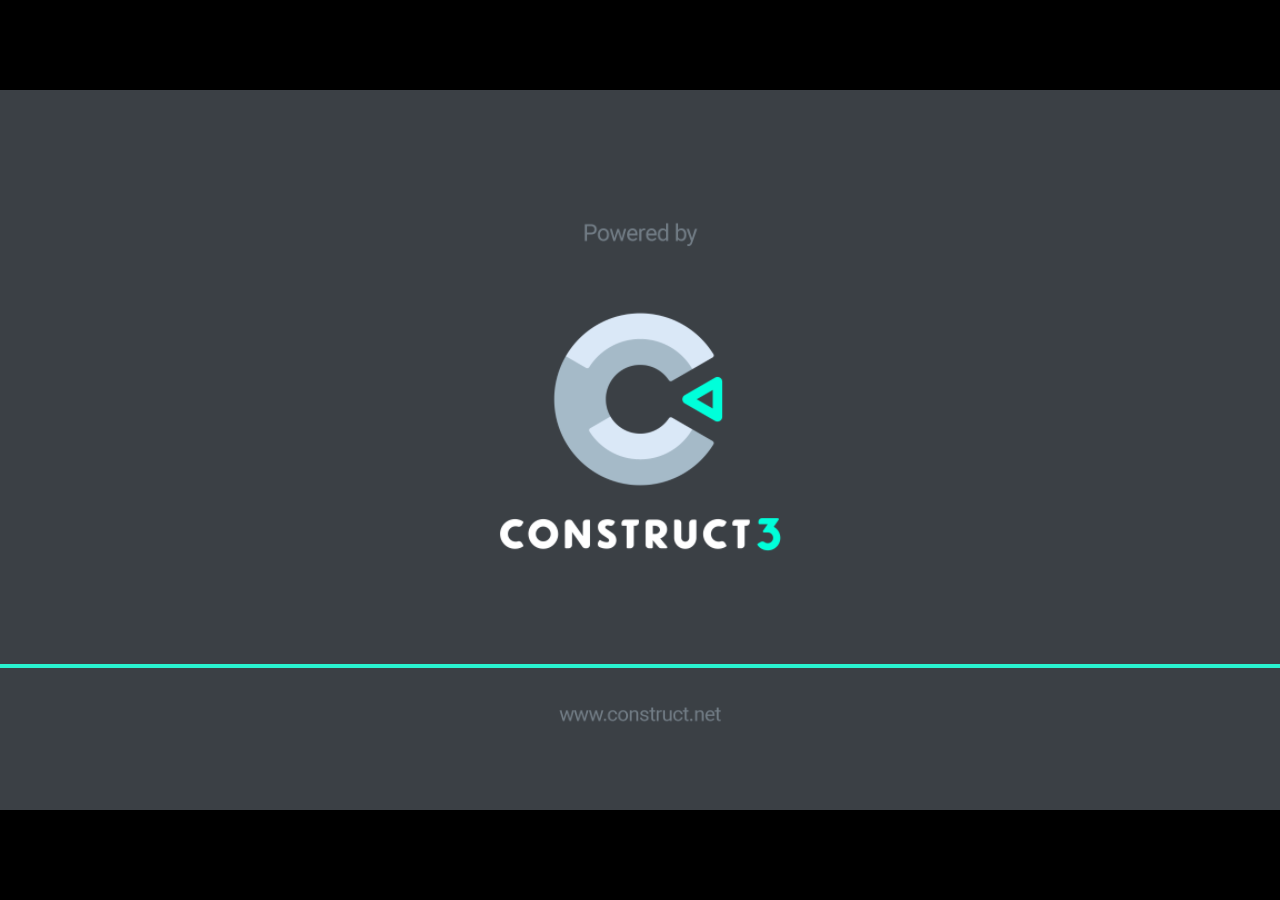
<file: Flash/index.html>
<!DOCTYPE html>
<html>
<head>
    <meta charset="UTF-8">
	<title>Flash</title>
	<meta name="viewport" content="width=device-width, initial-scale=1.0, maximum-scale=1.0, minimum-scale=1.0, user-scalable=no">
	
	<!-- Made with Construct, the game and app creator :: https://www.construct.net -->
	<meta name="generator" content="Scirra Construct">



	<link rel="manifest" href="appmanifest.json">
	<link rel="apple-touch-icon" sizes="128x128" href="icons/icon-128.png">
	<link rel="apple-touch-icon" sizes="256x256" href="icons/icon-256.png">
	<link rel="apple-touch-icon" sizes="512x512" href="icons/icon-512.png">
	<link rel="icon" type="image/png" href="icons/icon-512.png">

	<link rel="stylesheet" href="style.css">



</head> 
 
<body>

	

<script>
if (location.protocol.substr(0, 4) === "file")
{
	alert("Web exports won't work until you upload them. (When running on the file: protocol, browsers block many features from working for security reasons.)");
}
</script>
	
	<noscript>
		<div id="notSupportedWrap">
			<h2 id="notSupportedTitle">This content requires JavaScript</h2>
			<p class="notSupportedMessage">JavaScript appears to be disabled. Please enable it to view this content.</p>
		</div>
	</noscript>
	<script src="scripts/modernjscheck.js"></script>
	<script src="scripts/supportcheck.js"></script>
	<script src="scripts/offlineclient.js" type="module"></script>
	<script src="scripts/main.js" type="module"></script>
	<script src="scripts/register-sw.js" type="module"></script>

</body> 
</html>
</file>
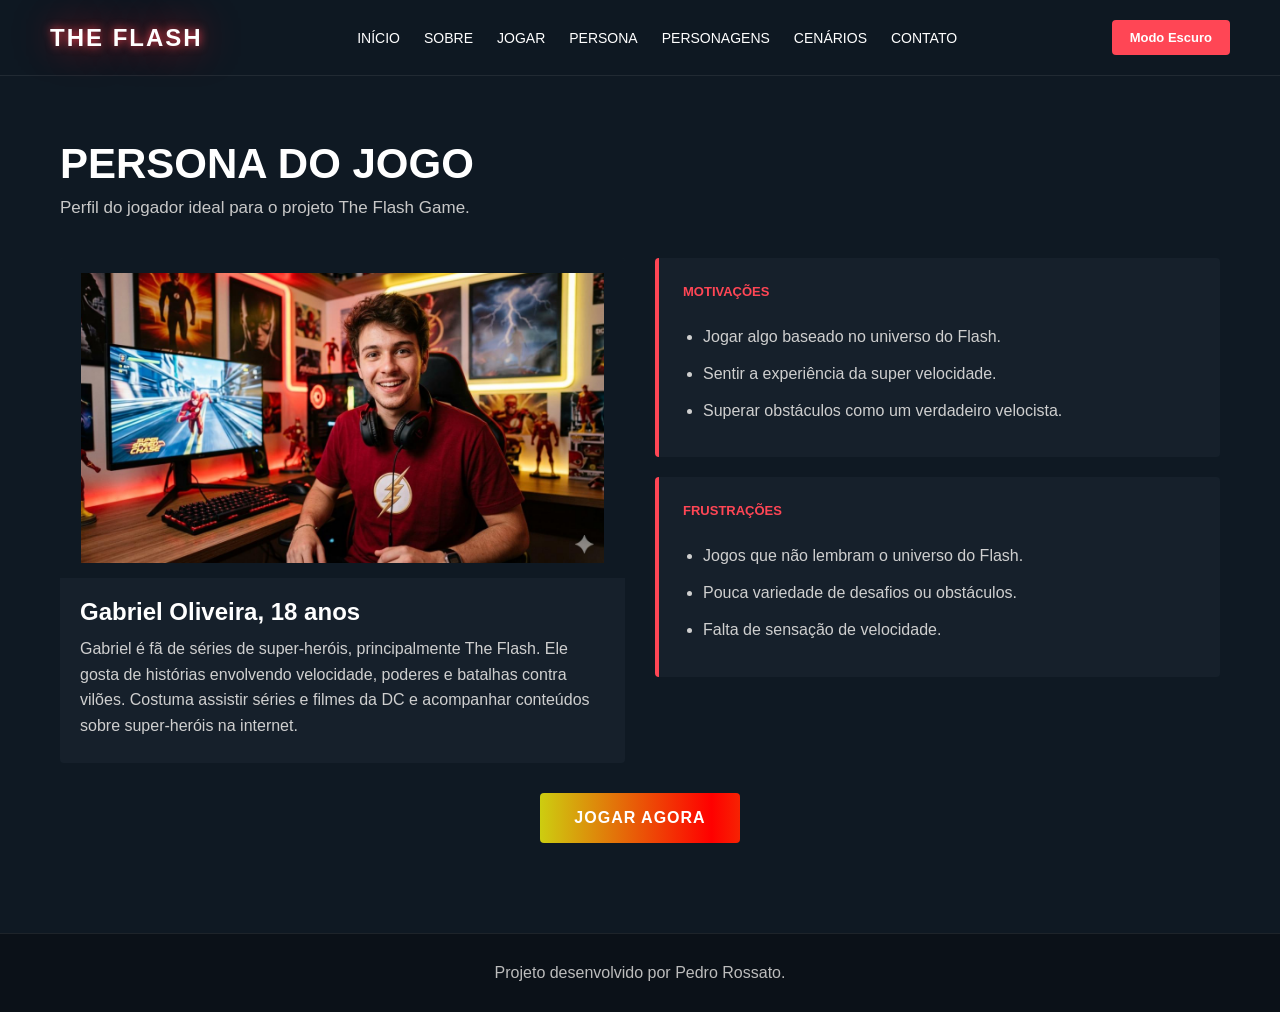
<file: persona.html>
<!DOCTYPE html>
<html lang="pt-BR">
<head>
  <meta charset="UTF-8">
  <meta name="viewport" content="width=device-width, initial-scale=1.0">
  <title>Persona - The Flash Game</title>
  <link rel="stylesheet" href="Style.css">
  <link rel="shortcut icon" href="Imgs/iluminacao.png" type="">
</head>
<body>
  <header class="topo">
    <div class="nome">THE FLASH</div>
    <nav>
      <a href="index.html#inicio">Início</a>
      <a href="index.html#sobre">Sobre</a>
      <a href="index.html#jogar">Jogar</a>
      <a href="persona.html">Persona</a>
      <a href="index.html#personagens">Personagens</a>
      <a href="index.html#Cenario">Cenários</a>
      <a href="index.html#contato">Contato</a>
    </nav>

    <button id="temaBtnPersona">Modo Escuro</button>
  </header>

  <section class="bloco persona-pagina" id="persona">
    <div class="titulo-bloco">
      <h2>PERSONA DO JOGO</h2>
      <p>Perfil do jogador ideal para o projeto The Flash Game.</p>
    </div>

    <div class="persona-layout">
      <div class="card persona-card">
        <img src="Imgs/Captura de tela 2026-04-12 200707.png" alt="Imagem da persona">
        <h3> Gabriel Oliveira, 18 anos</h3>
        <p>
          Gabriel é fã de séries de super-heróis, principalmente The Flash. Ele gosta de
histórias envolvendo velocidade, poderes e batalhas contra vilões. Costuma assistir
séries e filmes da DC e acompanhar conteúdos sobre super-heróis na internet.

        </p>
      </div>

      <div class="persona-detalhes">
        <div class="card-noticia persona-lista">
          <span>MOTIVAÇÕES</span>
          <ul>
            <li>Jogar algo baseado no universo do Flash.</li>
            <li>Sentir a experiência da super velocidade.</li>
            <li>Superar obstáculos como um verdadeiro velocista.</li>
          </ul>
        </div>

        <div class="card-noticia persona-lista">
          <span>FRUSTRAÇÕES</span>
          <ul>
            <li>Jogos que não lembram o universo do Flash.</li>
            <li>Pouca variedade de desafios ou obstáculos.</li>
            <li>Falta de sensação de velocidade.</li>
          </ul>
        </div>
      </div>
    </div>
    <div class="botao-centralizado">
      <a href="index.html#jogar" class="botao">JOGAR AGORA</a>
    </div>
  </section>

  <footer>
    <p>Projeto desenvolvido por Pedro Rossato.</p>
  </footer>

  <script>
    const botaoTemaPersona = document.getElementById("temaBtnPersona");

    botaoTemaPersona.addEventListener("click", function () {
      document.body.classList.toggle("tema-claro");

      if (document.body.classList.contains("tema-claro")) {
        botaoTemaPersona.innerText = "Modo Claro";
      } else {
        botaoTemaPersona.innerText = "Modo Escuro";
      }
    });
  </script>
</body>
</html>
</file>
<file: Flash/style.css>
html, body {
	padding: 0;
	margin: 0;
	overflow: hidden;
	height: 100%;
}

body {
	background: #000000;
	color: white;
}

input[type="file"] {
	color: black;
}

/* for scaling checkboxes according to the font size */
.c3-auto-size-checkbox {
	font-size: 1em;
	width: 1em;
	height: 1em;
	vertical-align: bottom;
	margin: 0.1em 0.25em;
}

html, body, canvas {
	touch-action-delay: none;
	touch-action: none;
}

canvas, .c3htmlwrap {
	position: absolute;
}

.c3htmlwrap {
	contain: strict;
}

.c3overlay {
	pointer-events: none;
}

.c3htmlwrap[interactive] > * {
	pointer-events: auto;
}

/* HACK - work around elements being selectable only in iOS WKWebView for some reason */
html[ioswebview] .c3htmlwrap,
html[ioswebview] canvas {
	-webkit-user-select: none;
	user-select: none;
}

html[ioswebview] .c3htmlwrap > * {
	-webkit-user-select: auto;
	user-select: auto;
}

#notSupportedWrap {
	margin: 2em auto 1em auto;
	width: 75%;
	max-width: 45em;
	border: 2px solid #aaa;
	border-radius: 1em;
	padding: 2em;
	background-color: #f0f0f0;
	font-family: "Segoe UI", Frutiger, "Frutiger Linotype", "Dejavu Sans", "Helvetica Neue", Arial, sans-serif;
	color: black;
}

#notSupportedTitle {
	font-size: 1.8em;
}

.notSupportedMessage {
	font-size: 1.2em;
}

.notSupportedMessage em {
	color: #888;
}

/* bbcode styles */
.bbCodeH1 {
	font-size: 2em;
	font-weight: bold;
}

.bbCodeH2 {
	font-size: 1.5em;
	font-weight: bold;
}

.bbCodeH3 {
	font-size: 1.25em;
	font-weight: bold;
}

.bbCodeH4 {
	font-size: 1.1em;
	font-weight: bold;
}

.bbCodeItem::before {
	content: " • ";
}

/* For text icons converted to HTML: size the height to the line height
   preserving the aspect ratio. Also add position: relative as that allows
   just adding a 'top' style for the iconoffsety style. */
.c3-text-icon {
	height: 1em;
	width: auto;
	position: relative;
}

/* screen reader text */
.c3-screen-reader-text {
	position: absolute;
	width: 1px;
    height: 1px;
    overflow: hidden;
    clip: rect(1px, 1px, 1px, 1px);
}
</file>
<file: Style.css>
/* 1. ESTILOS GLOBAIS */

* {
  margin: 0;
  padding: 0;
  box-sizing: border-box;
  font-family: Arial, Helvetica, sans-serif;
}

html {
  scroll-behavior: smooth;
}

body {
  background: #0f1923;
  color: rgb(255, 255, 255);
}

/* 2. HEADER E NAVEGAÇÃO */

.topo {
  width: 100%;
  padding: 20px 50px;
  background: rgba(15, 25, 35, 0.95);
  display: flex;
  justify-content: space-between;
  align-items: center;
  position: fixed;
  top: 0;
  left: 0;
  z-index: 1000;
  border-bottom: 1px solid rgba(255, 255, 255, 0.08);
}

.nome {
  font-size: 24px;
  font-weight: bold;
  letter-spacing: 2px;
  text-shadow: 0 0 10px #ff4655, 0 0 40px #ff0000;
}

.topo nav {
  display: flex;
  gap: 24px;
}

.topo nav a {
  color: white;
  text-decoration: none;
  font-size: 14px;
  text-transform: uppercase;
  transition: 0.3s;
}

#temaBtn {
  background: #ff4655;
  color: white;
  border: none;
  padding: 10px 18px;
  font-size: 13px;
  font-weight: bold;
  border-radius: 4px;
  cursor: pointer;
  transition: 0.3s;
}

#temaBtn:hover {
  background: #e63a48;
  transform: translateY(-2px);
}

/* 3. BLOCOS */

.bloco {
  padding: 90px 60px;
}

.titulo-bloco {
  margin-bottom: 40px;
}

.titulo-bloco h2 {
  font-size: 42px;
  margin-bottom: 10px;
}

.titulo-bloco p {
  color: #c8c8c8;
  font-size: 17px;
}

/* 4. SECTION FLASH */

.Flash {
  min-height: 725px;
  background-image: url('Imgs/AdobeStock_847238508.jpeg');
  background-size: cover;
  background-position: center;
  background-repeat: no-repeat;
  display: flex;
  align-items: center;
  padding: 120px 60px 60px;
  position: relative;
}

.subtitulo {
  color: #ff4655;
  font-size: 14px;
  font-weight: bold;
  letter-spacing: 2px;
  margin-bottom: 16px;
}

.titulo {
  text-shadow: 0 0 10px #ff4655, 0 0 40px #ff0000;
}

.Flash h1 {
  font-size: 72px;
  line-height: 0.95;
  margin-bottom: 20px;
}

.descricao {
  font-size: 18px;
  line-height: 1.6;
  color: #d6d6d6;
  margin-bottom: 30px;
  max-width: 550px;
}

.botao {
  display: inline-block;
  padding: 16px 34px;
  color: white;
  text-decoration: none;
  font-weight: bold;
  letter-spacing: 1px;
  background: linear-gradient(270deg, #ff0000, #cdcd10, #ff0000, #cdcd10, #ff0000, #cdcd10, #ff0000, #cdcd10);
  background-size: 600% 600%;
  animation: onda 5s ease infinite;
  transition: 0.3s;
  border-radius: 4px;
}

.botao:hover {
  background: #e63a48;
  transform: translateY(-2px);
  animation: none;
}

.botao-centralizado {
  margin-top: 30px;
  text-align: center;
}

#Bem-Vindo {
  margin-top: 15px;
  font-size: 18px;
  color: #ffffff;
  font-weight: bold;
}

#nomeInput {
  margin-top: 15px;
  padding: 12px;
  width: 250px;
  max-width: 100%;
  border: none;
  border-radius: 4px;
  background: #16202b;
  color: white;
  font-size: 14px;
  outline: none;
  transition: 0.3s;
}

#nomeInput:focus {
  border: 1px solid #ff4655;
}

#enviarInput {
  padding: 8px;
  width: 100px;
  max-width: 50%;
  border: none;
  border-radius: 4px;
  background: #ff4655;
  color: white;
  font-size: 14px;
  cursor: pointer;
  transition: 0.3s;
}

#enviarInput:hover {
  background: #e63a48;
}

/* 5. SECTION NOTÍCIAS */

.cards-noticias {
  display: grid;
  grid-template-columns: repeat(3, 1fr);
  gap: 25px;
}

.card-noticia {
  background: #16202b;
  padding: 24px;
  border-left: 4px solid #ff4655;
  border-radius: 4px;
}

.card-noticia span {
  display: inline-block;
  margin-bottom: 12px;
  color: #ff4655;
  font-size: 13px;
  font-weight: bold;
  text-transform: uppercase;
}

.card-noticia h3 {
  margin-bottom: 12px;
  font-size: 22px;
}

.card-noticia p {
  color: #cfcfcf;
  line-height: 1.6;
}

/* 6. SECTION SOBRE */

.sobre {
  display: grid;
  grid-template-columns: 1fr 1fr;
  gap: 40px;
  align-items: center;
}

.sobre .texto {
  width: 100%;
}

.sobre .texto h2 {
  font-size: 48px;
  margin-bottom: 20px;
}

.sobre .texto p {
  color: #d0d0d0;
  font-size: 18px;
  line-height: 1.8;
  text-align: justify;
}

.video-container {
  width: 100%;
  position: relative;
  padding-bottom: 56.25%;
  height: 0;
}

.video-container video {
  position: absolute;
  width: 100%;
  height: 100%;
  object-fit: cover;
  border-radius: 8px;
}

/* 7. SECTION JOGAR */

.game-frame {
  width: 100%;
  max-width: 1200px;
  margin: 0 auto;
  border: 2px solid #ff4655;
  background: #000;
}

.game-frame iframe {
  width: 100%;
  height: 700px;
  border: none;
  display: block;
}

.blur {
  filter: blur(8px);
  transition: 0.3s;
}

/* 8. SECTION PERSONAGENS */

.personagens .grid-cards {
  display: flex;
  justify-content: center;
  gap: 25px;
  flex-wrap: wrap;
}

.personagens .card {
  max-width: 400px;
  width: 100%;
  border-radius: 20px;
}

.card {
  background: #16202b;
  overflow: hidden;
  display: flex;
  flex-direction: column;
  border-radius: 4px;
}

.card img {
  width: 100%;
  height: auto;
  max-height: 320px;
  object-fit: contain;
}

.card h3 {
  font-size: 24px;
  padding: 20px 20px 10px;
}

.card p {
  color: #cfcfcf;
  padding: 0 20px 25px;
  line-height: 1.6;
  flex-grow: 1;
}

/* 9. SECTION CENÁRIOS */

.grid-cenarios {
  display: grid;
  grid-template-columns: repeat(3, 1fr);
  gap: 25px;
}

.card-cenario {
  background: #16202b;
  border-radius: 4px;
  overflow: hidden;
  display: flex;
  flex-direction: column;
}

.card-cenario img {
  width: 100%;
  height: 220px;
  object-fit: cover;
}

.card-cenario h3 {
  font-size: 22px;
  padding: 20px 20px 10px;
}

.card-cenario p {
  color: #cfcfcf;
  padding: 0 20px 25px;
  line-height: 1.6;
}

/* 10. SECTION CONTATO */

.contato-container {
  display: grid;
  grid-template-columns: 1fr 1fr;
  gap: 40px;
  margin-top: 40px;
  width: 100%;
}

.form-contato {
  display: flex;
  flex-direction: column;
  gap: 15px;
  width: 100%;
}

.form-contato input,
.form-contato select,
.form-contato textarea {
  width: 100%;
  padding: 14px;
  border: none;
  outline: none;
  background: #16202b;
  color: white;
  font-size: 15px;
  border-radius: 4px;
}

.form-contato textarea {
  resize: none;
}

.form-contato button {
  width: 100%;
  padding: 14px;
  border: none;
  background: #ff4655;
  color: white;
  font-weight: bold;
  cursor: pointer;
  transition: 0.3s;
  border-radius: 4px;
}

.form-contato button:hover {
  background: #e63a48;
}

.info-contato {
  background: #16202b;
  padding: 30px;
  display: flex;
  flex-direction: column;
  justify-content: center;
  width: 100%;
  border-radius: 6px;
}

.info-contato h3 {
  font-size: 24px;
  margin-bottom: 15px;
}

.info-contato p {
  color: #cfcfcf;
  margin-bottom: 10px;
  word-break: break-word;
}

.redes {
  margin-top: 20px;
  display: flex;
  gap: 15px;
  flex-wrap: wrap;
}

.redes a {
  text-decoration: none;
  color: white;
  background: #ff4655;
  padding: 10px 15px;
  font-size: 14px;
  transition: 0.3s;
  border-radius: 4px;
}

.redes a:hover {
  background: #e63a48;
}

/* 11. PÁGINA PERSONA */

.persona-pagina {
  padding-top: 140px;
}

.persona-layout {
  display: grid;
  grid-template-columns: 1fr 1fr;
  gap: 30px;
  align-items: start;
}

.persona-card {
  min-height: 100%;
}

.persona-card img {
  background: #0f1923;
  padding: 15px;
}

.persona-detalhes {
  display: grid;
  gap: 20px;
}

.persona-lista {
  border-left: 4px solid #ff4655;
}

.persona-lista ul {
  margin-top: 12px;
  padding-left: 20px;
}

.persona-lista li {
  color: #cfcfcf;
  line-height: 1.8;
  margin-bottom: 8px;
}

#temaBtnPersona{
  background: #ff4655;
  color: white;
  border: none;
  padding: 10px 18px;
  font-size: 13px;
  font-weight: bold;
  border-radius: 4px;
  cursor: pointer;
  transition: 0.3s;
}

/* 12. FOOTER */

footer {
  text-align: center;
  padding: 30px 20px;
  background: #0b1118;
  color: #bcbcbc;
  border-top: 1px solid rgba(255, 255, 255, 0.08);
}

/* 13. TEMA CLARO */

.tema-claro {
  background: #f5f5f5;
  color: #000;
}

.tema-claro .topo {
  background: #ffffff;
  border-bottom: 1px solid #ddd;
}

.tema-claro .topo nav a {
  color: #000;
}

.tema-claro .descricao,
.tema-claro .titulo-bloco p,
.tema-claro .card p,
.tema-claro .info-contato p {
  color: #333;
}

.tema-claro .card-noticia h3,
.tema-claro .card-noticia p {
  color: #000;
}

.tema-claro .card h3,
.tema-claro .card p {
  color: #000;
}

.tema-claro .card,
.tema-claro .card-noticia,
.tema-claro .info-contato {
  background: #ffffff;
  color: #000;
  border: 1px solid #ddd;
}

.tema-claro .sobre .texto p {
  color: #333;
}

.tema-claro .sobre .texto h2 {
  color: #000;
}

.tema-claro .persona-lista li {
  color: #333;
}

.tema-claro .persona-card img {
  background: #f2f2f2;
}

.tema-claro input,
.tema-claro textarea,
.tema-claro select {
  background: #eeeeee;
  color: #000;
}

.tema-claro footer {
  background: #eaeaea;
  color: #000;
}

.tema-claro .card-cenario {
  background: #ffffff;
  color: #000;
  border: 1px solid #ddd;
}

.tema-claro .card-cenario h3 {
  color: #000;
}

.tema-claro .card-cenario p {
  color: #333;
}

/* 14. ANIMAÇÕES */

@keyframes onda {
  0% {
    background-position: 0% 20%;
  }
  50% {
    background-position: 100% 50%;
  }
  100% {
    background-position: 0% 50%;
  }
}

/* 15. RESPONSIVO */

@media (max-width: 1024px) {
  .cards-noticias,
  .grid-cards,
  .sobre,
  .contato-container,
  .persona-layout {
    grid-template-columns: 1fr;
  }

  .Flash h1 {
    font-size: 54px;
  }

  .game-frame iframe {
    height: 500px;
  }
}

@media (max-width: 768px) {

  .topo {
    flex-direction: column;
    gap: 15px;
    padding: 18px 20px;
  }

  .topo nav {
    flex-wrap: wrap;
    justify-content: center;
    gap: 14px;
  }

  .hero {
    padding: 160px 20px 60px;
  }

  .hero h1 {
    font-size: 40px;
  }

  .descricao {
    font-size: 16px;
  }

  .bloco {
    padding: 60px 20px;
  }

  .titulo-bloco h2,
  .sobre .texto h2 {
    font-size: 32px;
  }

  .game-frame iframe {
    height: 360px;
  }

  .card img {
    height: 250px;
  }

  .info-contato {
    text-align: center;
  }

  .redes {
    justify-content: center;
  }
}


@media (max-width: 480px) {

  .hero h1 {
    font-size: 30px;
  }

  .subtitulo {
    font-size: 12px;
  }

  .descricao {
    font-size: 14px;
  }

  .botao {
    padding: 12px 20px;
    font-size: 14px;
  }

  .form-contato input,
  .form-contato select,
  .form-contato textarea {
    font-size: 14px;
    padding: 12px;
  }

  .form-contato button {
    padding: 12px;
  }

  .card h3 {
    font-size: 20px;
  }

  .card p {
    font-size: 14px;
  }

  .persona-pagina {
    padding-top: 170px;
  }
}

@media (max-width: 1024px) {
  .grid-cenarios {
    grid-template-columns: 1fr;
  }
}
</file>
